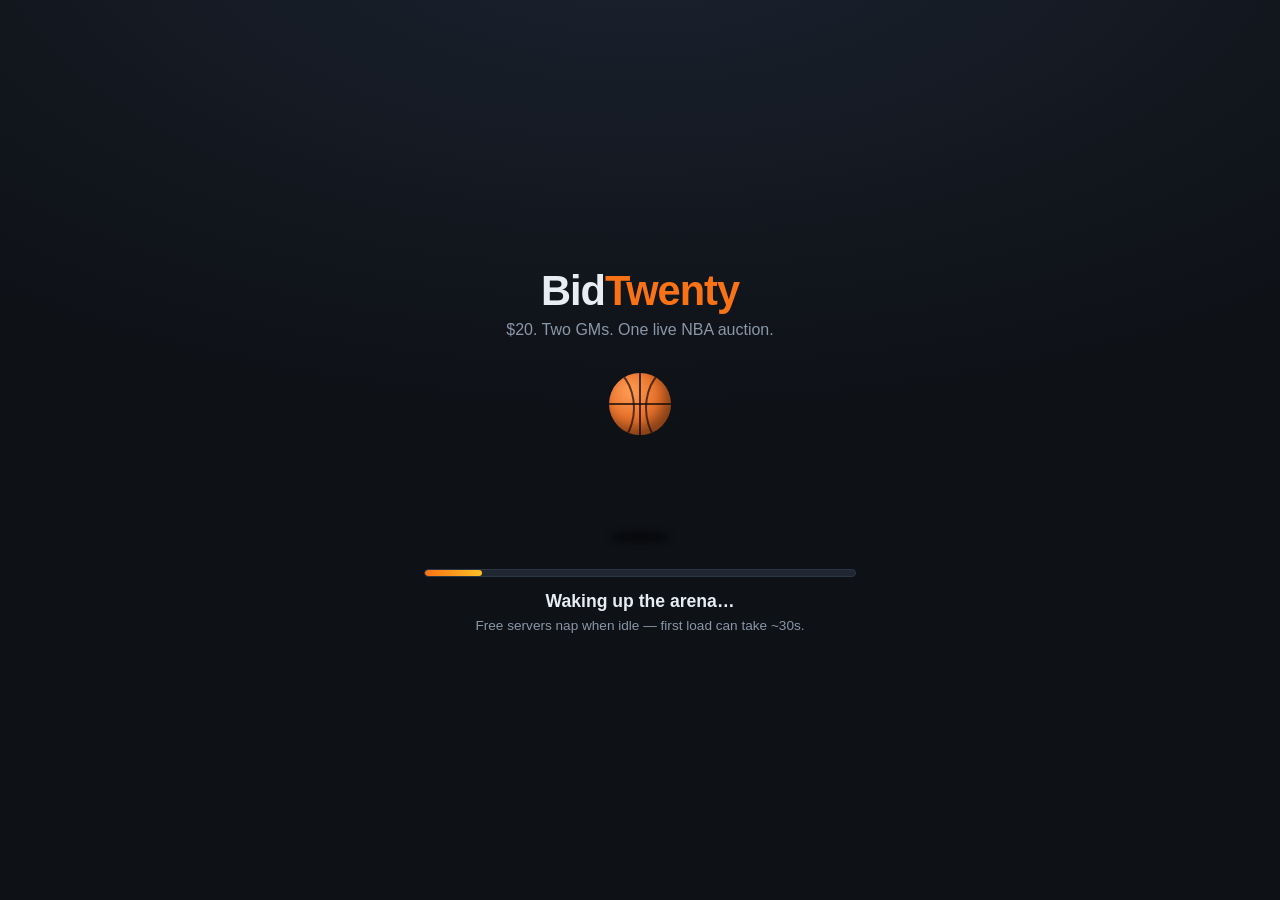
<file: docs/index.html>
<!DOCTYPE html>
<html lang="en">
<head>
    <meta charset="UTF-8"/>
    <meta name="viewport" content="width=device-width, initial-scale=1.0"/>
    <title>BidTwenty — Loading…</title>
    <link rel="stylesheet" href="loading.css"/>
</head>
<body>
<div class="stage">
    <h1>Bid<span>Twenty</span></h1>
    <p class="tagline">$20. Two GMs. One live NBA auction.</p>

    <!-- Pure-CSS bouncing basketball -->
    <div class="court">
        <div class="ball">
            <span class="seam v"></span>
            <span class="seam h"></span>
            <span class="seam curve left"></span>
            <span class="seam curve right"></span>
        </div>
        <div class="shadow"></div>
    </div>

    <div class="loadbar"><div id="fill" class="fill"></div></div>
    <p id="statusText" class="status">Waking up the arena…</p>
    <p id="subText" class="sub">Free servers nap when idle — first load can take ~30s.</p>

    <a id="manualLink" class="manual hidden" href="#">Taking too long? Enter the arena →</a>
</div>

<script src="loading.js"></script>
</body>
</html>
</file>
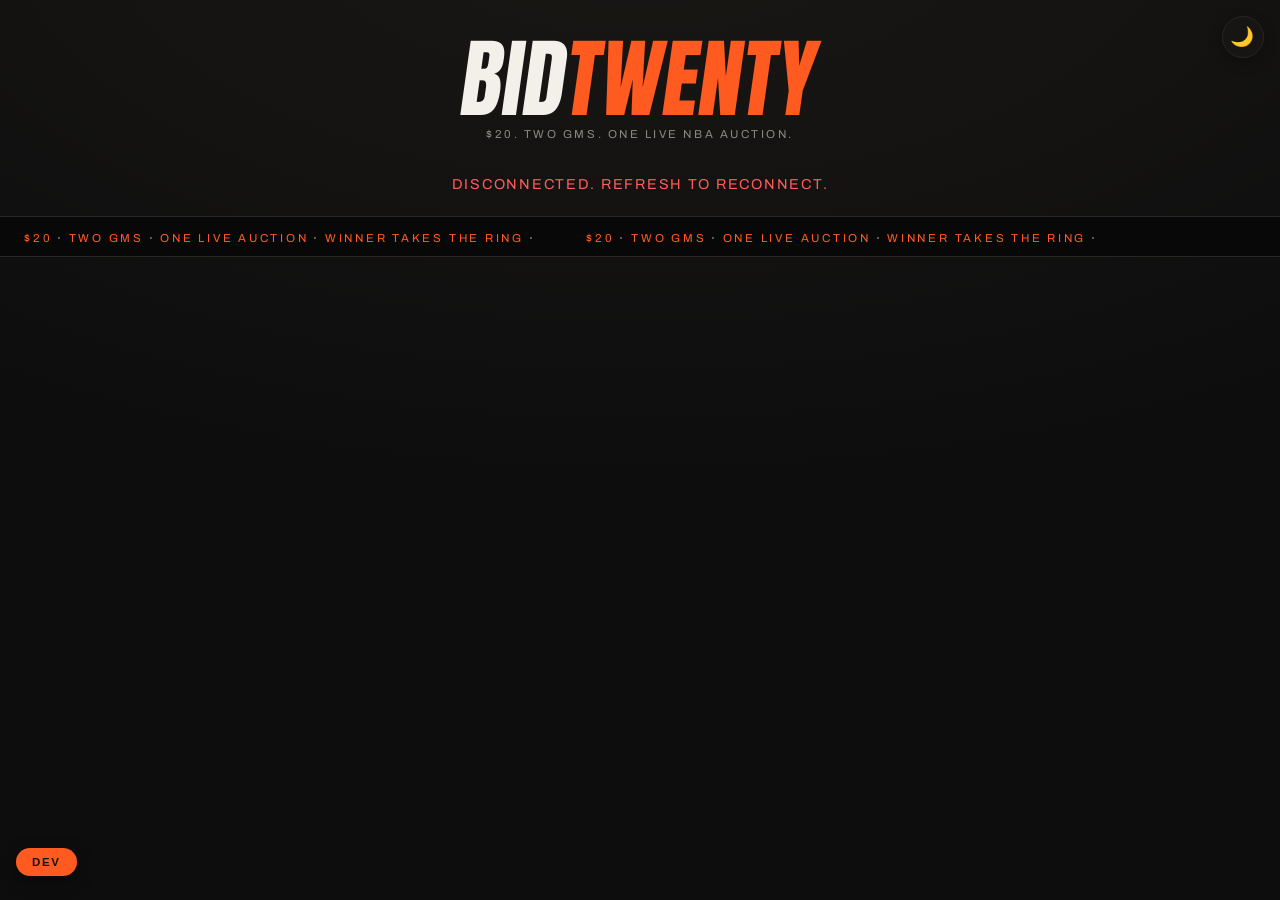
<file: src/main/resources/public/index.html>
<!DOCTYPE html>
<html lang="en">
<head>
    <meta charset="UTF-8"/>
    <meta name="viewport" content="width=device-width, initial-scale=1.0"/>
    <title>BidTwenty — NBA Auction Draft</title>
    <!-- Apply the saved theme before first paint to avoid a flash. Dark is the default. -->
    <script>
        (function () {
            var t = null;
            try { t = localStorage.getItem("bidtwenty-theme"); } catch (e) {}
            document.documentElement.setAttribute("data-theme", t === "light" ? "light" : "dark");
        })();
    </script>
    <link rel="preconnect" href="https://fonts.googleapis.com"/>
    <link rel="preconnect" href="https://fonts.gstatic.com" crossorigin/>
    <link href="https://fonts.googleapis.com/css2?family=Anton&family=Archivo:wght@500;700&display=swap" rel="stylesheet"/>
    <link rel="stylesheet" href="style.css"/>
</head>
<body>
<button id="themeToggle" class="theme-toggle" type="button" aria-label="Toggle light and dark mode"></button>
<header>
    <h1>Bid<span>Twenty</span></h1>
    <p class="tagline">$20. Two GMs. One live NBA auction.</p>
</header>

<main>
    <!-- Connection status -->
    <div id="status" class="status">Connecting…</div>

    <!-- LOBBY: create or join -->
    <section id="lobby" class="card hidden">
        <div class="lobby-grid">
            <div class="lobby-col">
                <h2>Create a game</h2>
                <input id="createName" type="text" placeholder="Your name" maxlength="24"/>
                <button id="createBtn">Create room</button>
            </div>
            <div class="divider">or</div>
            <div class="lobby-col">
                <h2>Join a game</h2>
                <input id="joinName" type="text" placeholder="Your name" maxlength="24"/>
                <input id="joinCode" type="text" placeholder="Room code" maxlength="4" class="code-input"/>
                <button id="joinBtn">Join room</button>
            </div>
        </div>
    </section>

    <!-- WAITING ROOM -->
    <section id="waiting" class="card hidden">
        <h2>Room <span id="roomCode" class="room-code"></span></h2>
        <p class="hint">Share this code with your opponent.</p>
        <ul id="waitingPlayers" class="player-list"></ul>
        <button id="startBtn" class="hidden">Start auction</button>
        <p id="waitingHint" class="hint"></p>
    </section>

    <!-- GAME -->
    <section id="game" class="hidden">
        <div class="scoreboard">
            <div id="me" class="team me"></div>
            <div class="vs">VS</div>
            <div id="them" class="team them"></div>
        </div>

        <div class="auction card">
            <div class="progress" id="progress"></div>
            <div class="up-for-bid">
                <div id="playerCard" class="player-card"></div>
                <div class="bid-panel">
                    <div id="bidState" class="bid-state"></div>
                    <div id="turnBanner" class="turn-banner"></div>
                    <div class="bid-controls">
                        <input id="bidAmount" type="number" min="1" class="bid-amount"/>
                        <button id="bidBtn">Raise</button>
                        <button id="passBtn" class="secondary">Pass</button>
                    </div>
                </div>
            </div>
        </div>

        <div id="log" class="log"></div>
    </section>

    <!-- RESULTS -->
    <section id="results" class="card hidden">
        <h2 id="resultHeadline"></h2>
        <div id="resultScoreline" class="result-scoreline"></div>
        <div id="resultScores" class="result-scores"></div>
        <button id="playAgainBtn">New game</button>

        <div id="marginPopup" class="margin-popup hidden">
            <div class="margin-popup-inner">
                <div class="margin-term"></div>
                <div class="margin-blurb"></div>
                <div class="margin-score"></div>
                <div class="margin-pct"></div>
                <button id="marginDismiss" class="secondary">Got it</button>
            </div>
        </div>
    </section>
</main>

<div class="ticker" aria-hidden="true">
    <div class="track">
        <span>$20 <b>·</b> Two GMs <b>·</b> One live auction <b>·</b> Winner takes the ring <b>·</b></span>
        <span>$20 <b>·</b> Two GMs <b>·</b> One live auction <b>·</b> Winner takes the ring <b>·</b></span>
    </div>
</div>

<footer>
    <span id="liveBadge"></span>
</footer>

<!-- Dev/test harness. Hidden unless dev mode is on (localhost, ?dev=1, or the
     bidtwenty-dev localStorage flag). Drives the real render functions with
     synthetic state so every end-screen can be previewed without a live game. -->
<div id="devTools" class="dev-tools hidden">
    <button id="devFab" class="dev-fab" type="button" title="Dev / test tools">DEV</button>
    <div id="devTray" class="dev-tray hidden">
        <div class="dev-group">
            <span class="dev-label">Auction</span>
            <button data-dev="player" type="button">Player card ▸</button>
        </div>
        <div class="dev-group">
            <span class="dev-label">Result — margin of win</span>
            <button data-dev="margin-blowout" type="button">Blowout</button>
            <button data-dev="margin-confident" type="button">Confident</button>
            <button data-dev="margin-nailbiter" type="button">Nail-biter</button>
            <button data-dev="margin-buzzer" type="button">Buzzer-beater</button>
            <button data-dev="tie" type="button">Tie</button>
            <button data-dev="bonus" type="button">Cash bonus</button>
        </div>
        <div class="dev-group">
            <span class="dev-label">Overtime</span>
            <button data-dev="ot1" type="button">OT1</button>
            <button data-dev="ot2" type="button">OT2</button>
            <button data-dev="ot3" type="button">OT3</button>
        </div>
        <label class="dev-check"><input type="checkbox" id="devAnimate"/> Animate tally</label>
    </div>
</div>

<script src="app.js"></script>
</body>
</html>
</file>
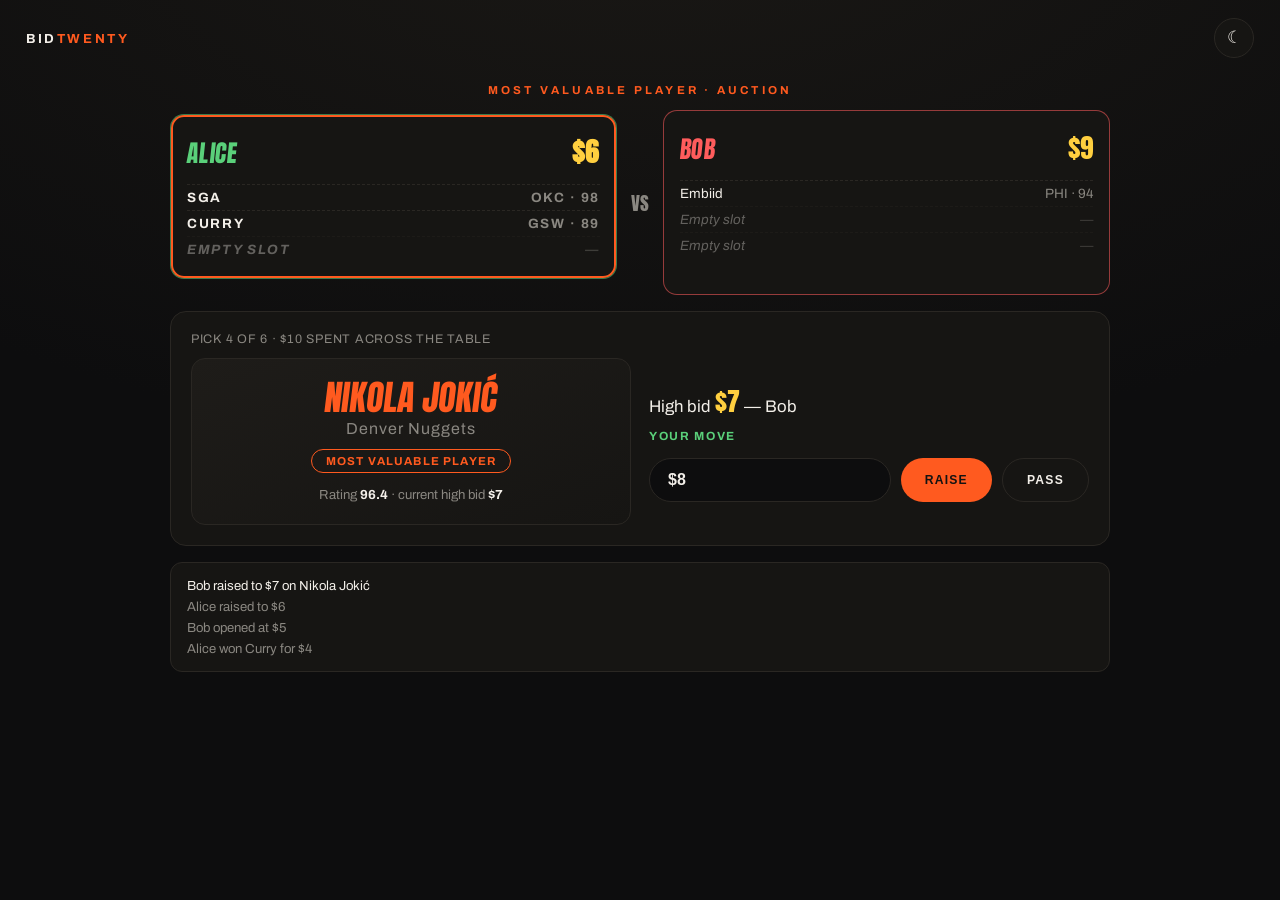
<file: mockups/game-a.html>
<!DOCTYPE html>
<html lang="en" data-theme="dark">
<head>
<meta charset="UTF-8">
<meta name="viewport" content="width=device-width, initial-scale=1.0">
<title>BidTwenty — Game Screen Mock A · Broadcast Orange</title>
<link rel="preconnect" href="https://fonts.googleapis.com">
<link rel="preconnect" href="https://fonts.gstatic.com" crossorigin>
<link href="https://fonts.googleapis.com/css2?family=Anton&family=Archivo:wght@500;700&display=swap" rel="stylesheet">
<style>
  :root[data-theme="dark"]{
    --bg:#0d0d0e; --panel:#161513; --panel-2:#1e1c19; --line:#2a2723;
    --ink:#f3efe9; --muted:#8a8781; --accent:#ff5a1f; --me:#5ad07a; --them:#ff5c5c;
    --gold:#ffcf3f; --btn-ink:#141312; --glow:#1a1815;
  }
  :root[data-theme="light"]{
    --bg:#f3e7cf; --panel:#fffaf0; --panel-2:#efe0c6; --line:#d8c199;
    --ink:#2a1f14; --muted:#8a7454; --accent:#d9541a; --me:#1a7a3c; --them:#b4232a;
    --gold:#c8912b; --btn-ink:#fff6e9; --glow:#fbf1dd;
  }
  *{box-sizing:border-box;}
  body{
    margin:0; background:radial-gradient(1100px 560px at 50% -12%,var(--glow),var(--bg));
    color:var(--ink); font-family:"Archivo",-apple-system,Segoe UI,Roboto,Arial,sans-serif;
    min-height:100vh;
  }
  .disp{ font-family:"Anton","Arial Narrow",Impact,sans-serif; font-weight:400; }

  .topbar{ display:flex; align-items:center; justify-content:space-between; padding:18px 26px; }
  .brand{ font-weight:700; letter-spacing:.2em; text-transform:uppercase; font-size:.82rem; }
  .brand b{ color:var(--accent); }
  .toggle{
    width:40px; height:40px; border-radius:999px; border:1px solid var(--line);
    background:var(--panel); color:var(--ink); font-size:1.05rem; cursor:pointer; line-height:1;
  }
  main{ max-width:980px; margin:0 auto; padding:6px 20px 40px; }

  /* category banner */
  .cat{
    text-align:center; text-transform:uppercase; letter-spacing:.28em; font-size:.72rem;
    color:var(--accent); font-weight:700; margin:2px 0 14px;
  }

  /* scoreboard */
  .scoreboard{ display:grid; grid-template-columns:1fr auto 1fr; gap:14px; align-items:stretch; }
  .team{ background:var(--panel); border:1px solid var(--line); border-radius:14px; padding:16px; }
  .team.me{ border-color:color-mix(in srgb,var(--me) 55%,transparent); }
  .team.them{ border-color:color-mix(in srgb,var(--them) 55%,transparent); }
  .team.turn{ box-shadow:0 0 0 2px var(--accent) inset; }
  .team-head{ display:flex; justify-content:space-between; align-items:baseline; }
  .team-name{ font-size:1.5rem; text-transform:uppercase; letter-spacing:.02em; transform:skewX(-6deg); }
  .team.me .team-name{ color:var(--me); }
  .team.them .team-name{ color:var(--them); }
  .budget{ font-size:1.7rem; font-family:"Anton",sans-serif; color:var(--gold); }
  .roster{ list-style:none; padding:0; margin:12px 0 0; font-size:.84rem; }
  .roster li{ display:flex; justify-content:space-between; padding:5px 0; border-top:1px dashed var(--line); }
  .roster .cat-cell{ color:var(--muted); }
  .roster li.empty{ opacity:.35; font-style:italic; }
  .vs{ align-self:center; color:var(--muted); font-family:"Anton",sans-serif; font-size:1.2rem; }

  /* auction */
  .auction{ background:var(--panel); border:1px solid var(--line); border-radius:16px; padding:20px; margin-top:16px; }
  .progress{ color:var(--muted); font-size:.78rem; letter-spacing:.06em; text-transform:uppercase; margin-bottom:12px; }
  .up{ display:grid; grid-template-columns:1fr 1fr; gap:18px; }
  .player-card{
    background:linear-gradient(160deg,var(--panel-2),var(--panel));
    border:1px solid var(--line); border-radius:14px; padding:22px; text-align:center;
  }
  .pc-name{ font-size:2.2rem; text-transform:uppercase; color:var(--accent); transform:skewX(-7deg); line-height:.95; }
  .pc-team{ color:var(--muted); margin:6px 0 12px; letter-spacing:.06em; }
  .pc-cat{
    display:inline-block; border:1px solid var(--accent); color:var(--accent);
    border-radius:999px; padding:5px 14px; font-size:.72rem; font-weight:700;
    text-transform:uppercase; letter-spacing:.1em;
  }
  .pc-value{ margin-top:14px; font-size:.82rem; color:var(--muted); }
  .pc-value b{ color:var(--ink); }

  .bid-panel{ display:flex; flex-direction:column; justify-content:center; }
  .bid-state{ font-size:1.05rem; margin-bottom:6px; }
  .bid-state .amt{ color:var(--gold); font-family:"Anton",sans-serif; font-size:1.6rem; }
  .turn{ font-weight:700; margin:4px 0 16px; text-transform:uppercase; letter-spacing:.14em; font-size:.74rem; }
  .turn.you{ color:var(--me); }
  .controls{ display:grid; grid-template-columns:1fr auto auto; gap:10px; }
  .controls input{
    background:var(--bg); color:var(--ink); border:1px solid var(--line);
    border-radius:999px; padding:12px 18px; font-size:1rem; font-weight:700; width:100%;
  }
  .btn{
    border:none; border-radius:999px; padding:12px 24px; font-weight:700; cursor:pointer;
    text-transform:uppercase; letter-spacing:.1em; font-size:.76rem;
  }
  .btn.raise{ background:var(--accent); color:var(--btn-ink); }
  .btn.pass{ background:transparent; color:var(--ink); border:1px solid var(--line); }

  .log{
    margin-top:16px; background:var(--panel); border:1px solid var(--line); border-radius:12px;
    padding:12px 16px; font-size:.82rem; color:var(--muted); max-height:130px; overflow:auto;
  }
  .log div{ padding:3px 0; }
  .log div:first-child{ color:var(--ink); }

  @media(max-width:720px){
    .scoreboard{ grid-template-columns:1fr; } .vs{ display:none; } .up{ grid-template-columns:1fr; }
  }
</style>
</head>
<body>
  <div class="topbar">
    <div class="brand">Bid<b>Twenty</b></div>
    <button class="toggle" id="tt" title="Toggle theme">☾</button>
  </div>

  <main>
    <div class="cat">Most Valuable Player · Auction</div>

    <div class="scoreboard">
      <div class="team me turn">
        <div class="team-head"><span class="team-name disp">Alice</span><span class="budget">$6</span></div>
        <ul class="roster">
          <li><span>SGA</span><span class="cat-cell">OKC · 98</span></li>
          <li><span>Curry</span><span class="cat-cell">GSW · 89</span></li>
          <li class="empty"><span>Empty slot</span><span class="cat-cell">—</span></li>
        </ul>
      </div>
      <div class="vs">VS</div>
      <div class="team them">
        <div class="team-head"><span class="team-name disp">Bob</span><span class="budget">$9</span></div>
        <ul class="roster">
          <li><span>Embiid</span><span class="cat-cell">PHI · 94</span></li>
          <li class="empty"><span>Empty slot</span><span class="cat-cell">—</span></li>
          <li class="empty"><span>Empty slot</span><span class="cat-cell">—</span></li>
        </ul>
      </div>
    </div>

    <div class="auction">
      <div class="progress">Pick 4 of 6 · $10 spent across the table</div>
      <div class="up">
        <div class="player-card">
          <div class="pc-name disp">Nikola Jokić</div>
          <div class="pc-team">Denver Nuggets</div>
          <span class="pc-cat">Most Valuable Player</span>
          <div class="pc-value">Rating <b>96.4</b> · current high bid <b>$7</b></div>
        </div>
        <div class="bid-panel">
          <div class="bid-state">High bid <span class="amt">$7</span> — Bob</div>
          <div class="turn you">Your move</div>
          <div class="controls">
            <input value="$8" />
            <button class="btn raise">Raise</button>
            <button class="btn pass">Pass</button>
          </div>
        </div>
      </div>
    </div>

    <div class="log">
      <div>Bob raised to $7 on Nikola Jokić</div>
      <div>Alice raised to $6</div>
      <div>Bob opened at $5</div>
      <div>Alice won Curry for $4</div>
    </div>
  </main>

<script>
  const root=document.documentElement, tt=document.getElementById('tt');
  function setT(t){ root.setAttribute('data-theme',t); tt.textContent = t==='light'?'☀':'☾'; }
  tt.onclick=()=>setT(root.getAttribute('data-theme')==='light'?'dark':'light');
  setT('dark');
</script>
</body>
</html>
</file>
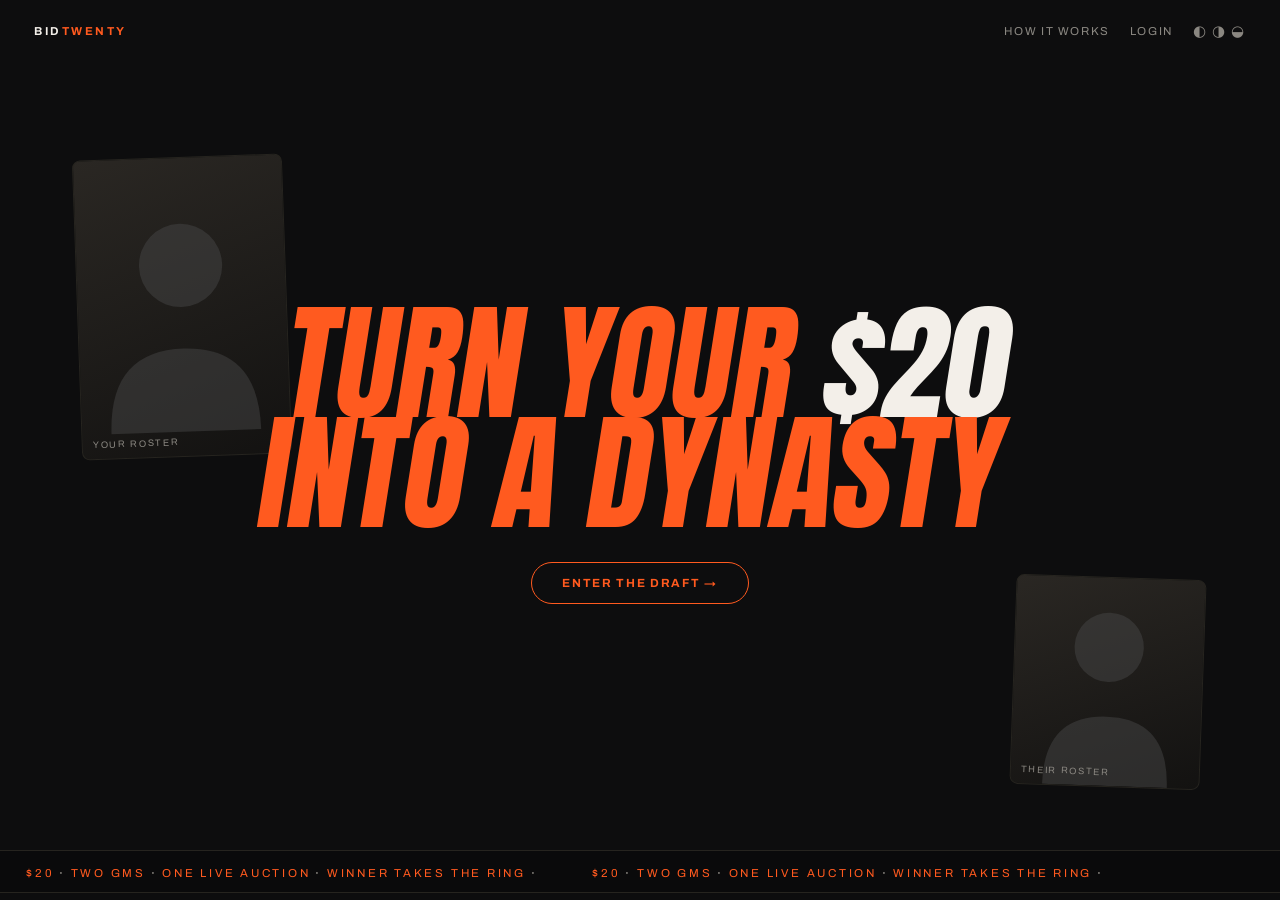
<file: mockups/landing-a.html>
<!DOCTYPE html>
<html lang="en">
<head>
<meta charset="UTF-8">
<meta name="viewport" content="width=device-width, initial-scale=1.0">
<title>BidTwenty — Landing Mock A · Broadcast Orange</title>
<link rel="preconnect" href="https://fonts.googleapis.com">
<link rel="preconnect" href="https://fonts.gstatic.com" crossorigin>
<link href="https://fonts.googleapis.com/css2?family=Anton&family=Archivo:wght@500;700&display=swap" rel="stylesheet">
<style>
  :root{
    --bg:#0d0d0e; --ink:#f3efe9; --muted:#8a8781; --accent:#ff5a1f; --line:#26241f;
  }
  *{box-sizing:border-box;}
  html,body{margin:0;height:100%;}
  body{
    background:var(--bg); color:var(--ink);
    font-family:"Archivo",-apple-system,Segoe UI,Roboto,Arial,sans-serif;
    overflow-x:hidden;
  }
  .disp{ font-family:"Anton","Arial Narrow",Impact,sans-serif; font-weight:400; }

  /* NAV */
  nav{
    display:flex; align-items:center; justify-content:space-between;
    padding:22px 34px; letter-spacing:.14em; font-size:.72rem; text-transform:uppercase;
  }
  nav .brand{ font-weight:700; letter-spacing:.22em; }
  nav .brand b{ color:var(--accent); }
  nav .right{ display:flex; align-items:center; gap:20px; color:var(--muted); }
  nav .right a{ color:inherit; text-decoration:none; }
  nav .right a:hover{ color:var(--ink); }
  nav .icons{ display:flex; gap:12px; font-size:.95rem; }

  /* HERO */
  .hero{
    position:relative; min-height:calc(100vh - 66px - 46px);
    display:flex; align-items:center; justify-content:center;
    padding:20px;
  }
  .headline{
    text-align:center; z-index:3; position:relative; max-width:940px;
  }
  .headline h1{
    margin:0; line-height:.86; text-transform:uppercase; color:var(--accent);
    font-size:clamp(3rem,10vw,8.4rem); transform:skewX(-9deg);
  }
  .headline h1 .plain{ color:var(--ink); }
  .cta{
    margin-top:34px; display:inline-flex; align-items:center; gap:12px;
    border:1px solid var(--accent); color:var(--accent);
    padding:14px 30px; border-radius:999px; text-decoration:none;
    text-transform:uppercase; letter-spacing:.14em; font-size:.74rem; font-weight:700;
    transition:.18s ease;
  }
  .cta:hover{ background:var(--accent); color:#111; }

  /* PORTRAIT FRAMES */
  .frame{
    position:absolute; border-radius:8px; overflow:hidden;
    background:linear-gradient(160deg,#2a2723,#131211);
    border:1px solid var(--line); z-index:2;
  }
  .frame::after{
    content:attr(data-tag); position:absolute; left:10px; bottom:9px;
    font-size:.58rem; letter-spacing:.18em; color:var(--muted); text-transform:uppercase;
  }
  .frame svg{ width:100%; height:100%; display:block; opacity:.5; filter:grayscale(1); }
  .frame.left{ left:6vw; top:12%; width:210px; height:300px; transform:rotate(-2deg); }
  .frame.right{ right:6vw; bottom:8%; width:190px; height:210px; transform:rotate(2deg); }

  /* TICKER */
  .ticker{
    border-top:1px solid var(--line); border-bottom:1px solid var(--line);
    overflow:hidden; white-space:nowrap; background:#0a0a0b;
  }
  .ticker .track{ display:inline-block; padding:12px 0; animation:scroll 22s linear infinite; }
  .ticker span{
    font-size:.72rem; letter-spacing:.24em; text-transform:uppercase; color:var(--accent);
    padding:0 26px;
  }
  .ticker span b{ color:var(--muted); }
  @keyframes scroll{ from{transform:translateX(0);} to{transform:translateX(-50%);} }

  @media(max-width:720px){
    .frame{ display:none; }
    .headline h1{ font-size:clamp(2.6rem,15vw,5rem); }
  }
</style>
</head>
<body>
  <nav>
    <div class="brand">Bid<b>Twenty</b></div>
    <div class="right">
      <a href="#">How it works</a>
      <a href="#">Login</a>
      <span class="icons">◐ ◑ ◒</span>
    </div>
  </nav>

  <section class="hero">
    <div class="frame left" data-tag="Your roster">
      <svg viewBox="0 0 100 120"><circle cx="50" cy="40" r="20" fill="#4a463f"/><path d="M14 120 Q14 80 50 80 Q86 80 86 120 Z" fill="#4a463f"/></svg>
    </div>

    <div class="headline">
      <h1 class="disp">Turn your <span class="plain">$20</span><br>into a dynasty</h1>
      <a class="cta" href="#">Enter the draft →</a>
    </div>

    <div class="frame right" data-tag="Their roster">
      <svg viewBox="0 0 100 120"><circle cx="50" cy="40" r="20" fill="#4a463f"/><path d="M14 120 Q14 80 50 80 Q86 80 86 120 Z" fill="#4a463f"/></svg>
    </div>
  </section>

  <div class="ticker">
    <div class="track">
      <span>$20 <b>·</b> Two GMs <b>·</b> One live auction <b>·</b> Winner takes the ring <b>·</b></span>
      <span>$20 <b>·</b> Two GMs <b>·</b> One live auction <b>·</b> Winner takes the ring <b>·</b></span>
    </div>
  </div>
</body>
</html>
</file>
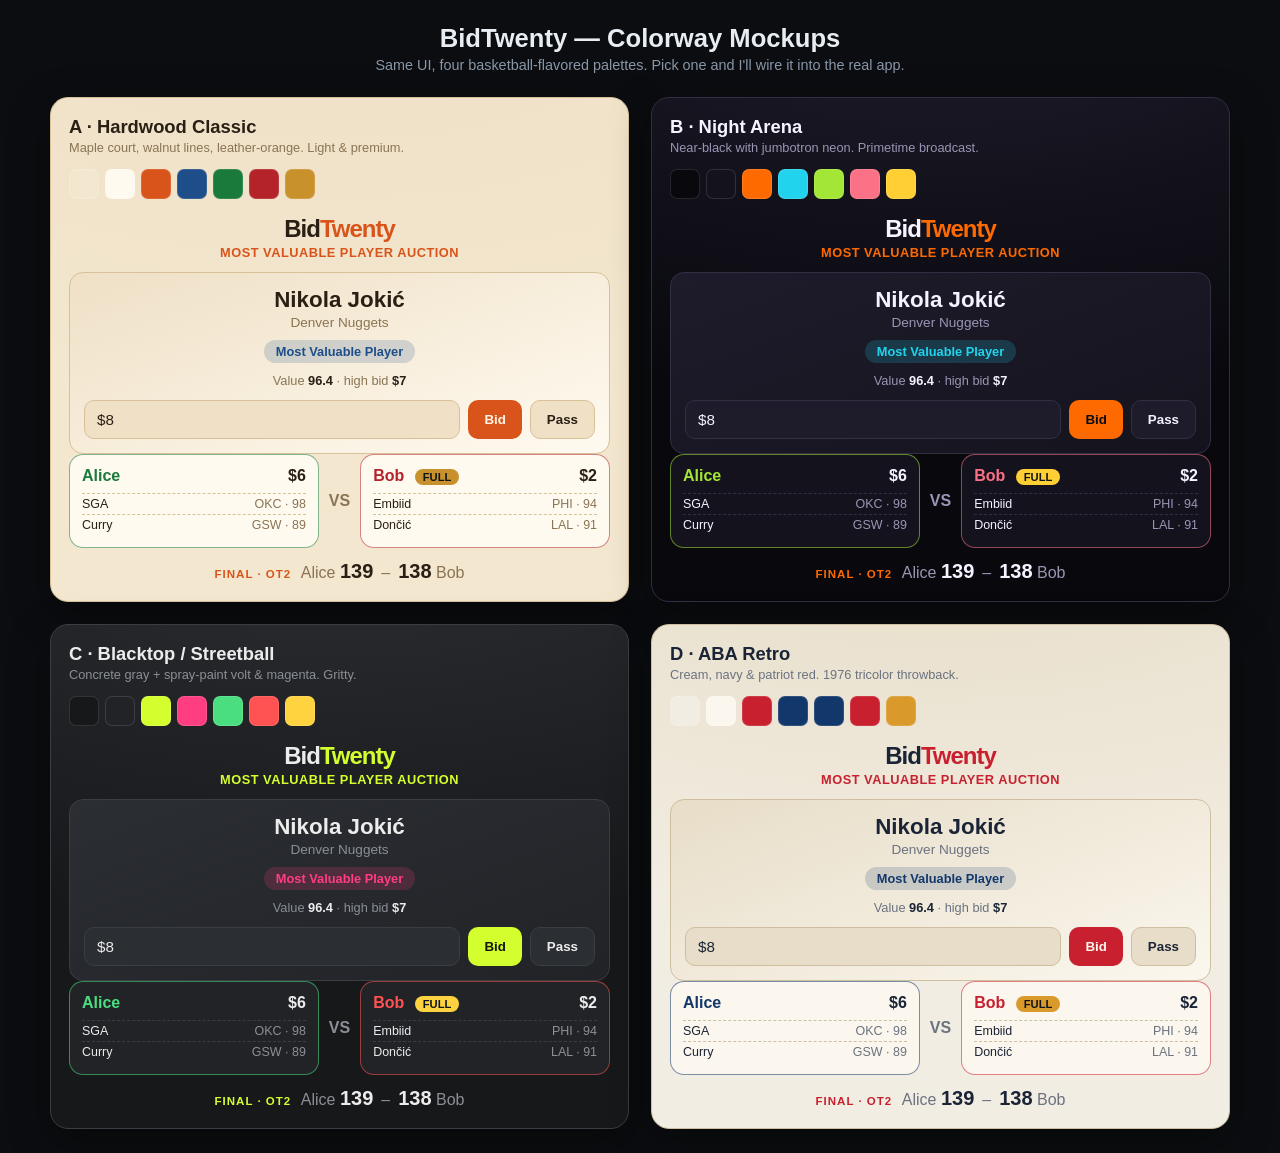
<file: mockups/palettes.html>
<!DOCTYPE html>
<html lang="en">
<head>
<meta charset="UTF-8">
<meta name="viewport" content="width=device-width, initial-scale=1.0">
<title>BidTwenty — Palette Mockups</title>
<style>
  * { box-sizing: border-box; }
  body {
    margin: 0;
    font-family: -apple-system, BlinkMacSystemFont, "Segoe UI", Roboto, Helvetica, Arial, sans-serif;
    background: #0b0d10;
    color: #e8edf3;
    padding: 24px;
  }
  h1.page { text-align: center; font-size: 1.6rem; margin: 0 0 4px; }
  p.page-sub { text-align: center; color: #8a97a8; margin: 0 0 24px; font-size: .9rem; }

  .grid {
    display: grid;
    grid-template-columns: repeat(2, 1fr);
    gap: 22px;
    max-width: 1180px;
    margin: 0 auto;
  }
  @media (max-width: 820px) { .grid { grid-template-columns: 1fr; } }

  /* ---- Themed mock (all colors come from CSS vars set per palette) ---- */
  .mock {
    --radius: 14px;
    background: radial-gradient(900px 400px at 50% -20%, var(--panel-2), var(--bg));
    border: 1px solid var(--line);
    border-radius: 18px;
    padding: 18px;
    color: var(--text);
    box-shadow: 0 12px 40px rgba(0,0,0,.35);
  }
  .mock .pal-name { font-size: 1.15rem; font-weight: 800; margin: 0 0 2px; }
  .mock .pal-desc { color: var(--muted); font-size: .8rem; margin: 0 0 14px; }

  .swatches { display: flex; gap: 6px; margin-bottom: 16px; flex-wrap: wrap; }
  .sw { width: 30px; height: 30px; border-radius: 7px; border: 1px solid rgba(255,255,255,.12); }

  .mock .brand { font-size: 1.5rem; font-weight: 800; letter-spacing: -1px; text-align: center; margin-bottom: 2px; }
  .mock .brand span { color: var(--accent); }
  .mock .cat-banner {
    text-align: center; color: var(--accent); font-weight: 800;
    text-transform: uppercase; letter-spacing: .5px; font-size: .8rem; margin-bottom: 12px;
  }

  .card {
    background: var(--panel);
    border: 1px solid var(--line);
    border-radius: var(--radius);
    padding: 14px;
    margin-bottom: 12px;
  }

  /* player up for bid */
  .player-card {
    background: linear-gradient(160deg, var(--panel-2), var(--panel));
    border: 1px solid var(--line);
    border-radius: var(--radius);
    padding: 14px; text-align: center;
  }
  .pc-name { font-size: 1.4rem; font-weight: 800; }
  .pc-team { color: var(--muted); margin: 2px 0 10px; font-size: .85rem; }
  .pc-cat {
    display: inline-block; background: color-mix(in srgb, var(--accent-2) 18%, transparent);
    color: var(--accent-2); border-radius: 999px; padding: 4px 12px; font-size: .8rem; font-weight: 700;
  }
  .pc-value { margin-top: 10px; font-size: .8rem; color: var(--muted); }
  .pc-value b { color: var(--text); }

  .bid-row { display: grid; grid-template-columns: 1fr auto auto; gap: 8px; margin-top: 12px; }
  input.bid {
    background: var(--panel-2); color: var(--text); border: 1px solid var(--line);
    border-radius: 10px; padding: 10px 12px; font-size: .95rem; width: 100%;
  }
  button.btn {
    border: none; border-radius: 10px; padding: 10px 16px; font-weight: 800; cursor: pointer;
    background: var(--accent); color: var(--btn-ink, #10151c);
  }
  button.ghost { background: var(--panel-2); color: var(--text); border: 1px solid var(--line); }

  /* scoreboard */
  .scoreboard { display: grid; grid-template-columns: 1fr auto 1fr; gap: 10px; align-items: stretch; }
  .team { background: var(--panel); border: 1px solid var(--line); border-radius: var(--radius); padding: 12px; }
  .team.me { border-color: color-mix(in srgb, var(--me) 55%, transparent); }
  .team.them { border-color: color-mix(in srgb, var(--them) 55%, transparent); }
  .team-head { display: flex; justify-content: space-between; align-items: baseline; }
  .team-name { font-weight: 800; }
  .team.me .team-name { color: var(--me); }
  .team.them .team-name { color: var(--them); }
  .budget { font-weight: 800; }
  .roster { list-style: none; padding: 0; margin: 8px 0 0; font-size: .78rem; }
  .roster li { display: flex; justify-content: space-between; padding: 3px 0; border-top: 1px dashed var(--line); }
  .roster .cat { color: var(--muted); }
  .vs { align-self: center; color: var(--muted); font-weight: 800; }

  /* scoreline */
  .scoreline { text-align: center; margin-top: 12px; color: var(--muted); font-size: 1rem; }
  .scoreline b { color: var(--text); font-size: 1.25rem; }
  .scoreline .sl-label { color: var(--accent); font-weight: 800; text-transform: uppercase; letter-spacing: 1px; font-size: .72rem; margin-right: 6px; }
  .scoreline .sl-dash { margin: 0 8px; }
  .gold-pill {
    display:inline-block; background: var(--gold); color:#10151c; font-weight:800;
    border-radius:999px; padding:2px 8px; font-size:.7rem; margin-left:6px;
  }

  /* ============ PALETTE DEFINITIONS ============ */
  .pal-hardwood {
    --bg:#f3e7cf; --panel:#fffaf0; --panel-2:#efe0c6; --line:#d8c199;
    --text:#2a1f14; --muted:#8a7454; --accent:#d9541a; --accent-2:#1d4e89;
    --me:#1a7a3c; --them:#b4232a; --gold:#c8912b; --btn-ink:#fff6e9;
  }
  .pal-arena {
    --bg:#08080d; --panel:#14131d; --panel-2:#1e1c2b; --line:#322f45;
    --text:#f5f3ff; --muted:#9a95b5; --accent:#ff6a00; --accent-2:#22d3ee;
    --me:#a3e635; --them:#fb7185; --gold:#ffcf33; --btn-ink:#0b0b12;
  }
  .pal-blacktop {
    --bg:#17181a; --panel:#212327; --panel-2:#2b2e33; --line:#3a3d42;
    --text:#ececec; --muted:#8b8f96; --accent:#d4ff2e; --accent-2:#ff3d81;
    --me:#4ade80; --them:#ff5252; --gold:#ffd23f; --btn-ink:#14150f;
  }
  .pal-aba {
    --bg:#f2ede2; --panel:#fbf7ee; --panel-2:#e7ddc8; --line:#cdbfa0;
    --text:#1b2436; --muted:#6b7280; --accent:#c8202f; --accent-2:#12386b;
    --me:#12386b; --them:#c8202f; --gold:#d99a2b; --btn-ink:#fff6ee;
  }
</style>
</head>
<body>
  <h1 class="page">BidTwenty — Colorway Mockups</h1>
  <p class="page-sub">Same UI, four basketball-flavored palettes. Pick one and I'll wire it into the real app.</p>

  <div class="grid" id="grid"></div>

<script>
  const palettes = [
    { cls:"pal-hardwood", name:"A · Hardwood Classic", desc:"Maple court, walnut lines, leather-orange. Light & premium.",
      swatches:["#f3e7cf","#fffaf0","#d9541a","#1d4e89","#1a7a3c","#b4232a","#c8912b"] },
    { cls:"pal-arena", name:"B · Night Arena", desc:"Near-black with jumbotron neon. Primetime broadcast.",
      swatches:["#08080d","#14131d","#ff6a00","#22d3ee","#a3e635","#fb7185","#ffcf33"] },
    { cls:"pal-blacktop", name:"C · Blacktop / Streetball", desc:"Concrete gray + spray-paint volt & magenta. Gritty.",
      swatches:["#17181a","#212327","#d4ff2e","#ff3d81","#4ade80","#ff5252","#ffd23f"] },
    { cls:"pal-aba", name:"D · ABA Retro", desc:"Cream, navy & patriot red. 1976 tricolor throwback.",
      swatches:["#f2ede2","#fbf7ee","#c8202f","#12386b","#12386b","#c8202f","#d99a2b"] },
  ];

  function mock(p) {
    const sw = p.swatches.map(c => `<div class="sw" style="background:${c}"></div>`).join("");
    return `
    <div class="mock ${p.cls}">
      <div class="pal-name">${p.name}</div>
      <div class="pal-desc">${p.desc}</div>
      <div class="swatches">${sw}</div>

      <div class="brand">Bid<span>Twenty</span></div>
      <div class="cat-banner">Most Valuable Player auction</div>

      <div class="player-card">
        <div class="pc-name">Nikola Jokić</div>
        <div class="pc-team">Denver Nuggets</div>
        <span class="pc-cat">Most Valuable Player</span>
        <div class="pc-value">Value <b>96.4</b> · high bid <b>$7</b></div>
        <div class="bid-row">
          <input class="bid" value="$8" />
          <button class="btn">Bid</button>
          <button class="btn ghost">Pass</button>
        </div>
      </div>

      <div class="scoreboard">
        <div class="team me">
          <div class="team-head"><span class="team-name">Alice</span><span class="budget">$6</span></div>
          <ul class="roster">
            <li><span>SGA</span><span class="cat">OKC · 98</span></li>
            <li><span>Curry</span><span class="cat">GSW · 89</span></li>
          </ul>
        </div>
        <div class="vs">VS</div>
        <div class="team them">
          <div class="team-head"><span class="team-name">Bob <span class="gold-pill">FULL</span></span><span class="budget">$2</span></div>
          <ul class="roster">
            <li><span>Embiid</span><span class="cat">PHI · 94</span></li>
            <li><span>Dončić</span><span class="cat">LAL · 91</span></li>
          </ul>
        </div>
      </div>

      <div class="scoreline">
        <span class="sl-label">Final · OT2</span>
        Alice <b>139</b><span class="sl-dash">–</span><b>138</b> Bob
      </div>
    </div>`;
  }

  document.getElementById("grid").innerHTML = palettes.map(mock).join("");
</script>
</body>
</html>
</file>
<file: docs/loading.css>
:root {
    --bg: #0e1116;
    --text: #e8edf3;
    --muted: #8a97a8;
    --accent: #f97316;
    --ball: #e8722b;
    --ball-dark: #b8551b;
    --gold: #fbbf24;
    --me: #22c55e;
}

* { box-sizing: border-box; }

body {
    margin: 0;
    min-height: 100vh;
    display: grid;
    place-items: center;
    font-family: -apple-system, BlinkMacSystemFont, "Segoe UI", Roboto, Helvetica, Arial, sans-serif;
    background: radial-gradient(1000px 500px at 50% -10%, #1b2330, var(--bg));
    color: var(--text);
    text-align: center;
}

.stage { padding: 24px; width: min(480px, 92vw); }

h1 { margin: 0; font-size: 2.6rem; letter-spacing: -1px; }
h1 span { color: var(--accent); }
.tagline { color: var(--muted); margin: 6px 0 34px; }

/* --- Basketball court --- */
.court {
    position: relative;
    height: 170px;
    margin: 0 auto 26px;
    width: 120px;
}

.ball {
    position: absolute;
    left: 50%;
    width: 62px;
    height: 62px;
    margin-left: -31px;
    border-radius: 50%;
    background: radial-gradient(circle at 34% 30%, #ff9c54, var(--ball) 45%, var(--ball-dark) 100%);
    box-shadow: inset -6px -8px 12px rgba(0,0,0,.35);
    animation: bounce 1.05s cubic-bezier(.5,.05,.5,1) infinite;
    overflow: hidden;
}

/* Basketball seams */
.seam { position: absolute; background: rgba(20,10,5,.75); }
.seam.v { left: 50%; top: 0; width: 2px; height: 100%; margin-left: -1px; }
.seam.h { top: 50%; left: 0; height: 2px; width: 100%; margin-top: -1px; }
.seam.curve {
    top: -12%;
    width: 60px;
    height: 84px;
    border: 2px solid rgba(20,10,5,.7);
    border-radius: 50%;
    background: transparent;
}
.seam.curve.left { left: -34px; }
.seam.curve.right { right: -34px; }

.shadow {
    position: absolute;
    bottom: 0;
    left: 50%;
    width: 60px;
    height: 12px;
    margin-left: -30px;
    background: rgba(0,0,0,.45);
    border-radius: 50%;
    filter: blur(3px);
    animation: shadow 1.05s cubic-bezier(.5,.05,.5,1) infinite;
}

@keyframes bounce {
    0%   { top: 0;    animation-timing-function: cubic-bezier(.4,0,1,.5); }
    45%  { top: 96px; transform: scaleY(.94) scaleX(1.06); animation-timing-function: cubic-bezier(0,.5,.6,1); }
    50%  { top: 108px; transform: scaleY(.82) scaleX(1.14); }
    55%  { top: 96px; transform: scaleY(.94) scaleX(1.06); animation-timing-function: cubic-bezier(.4,0,.6,1); }
    100% { top: 0; }
}
@keyframes shadow {
    0%, 100% { transform: scale(.6); opacity: .3; }
    50%      { transform: scale(1.1); opacity: .6; }
}

/* --- Progress bar --- */
.loadbar {
    height: 8px;
    background: #1f2733;
    border: 1px solid #2b3543;
    border-radius: 999px;
    overflow: hidden;
    margin: 0 0 14px;
}
.fill {
    height: 100%;
    width: 6%;
    background: linear-gradient(90deg, var(--accent), var(--gold));
    border-radius: 999px;
    transition: width .6s ease;
}
.fill.ready { width: 100% !important; background: var(--me); }

.status { font-size: 1.1rem; font-weight: 700; margin: 4px 0; min-height: 1.3em; }
.status.ready { color: var(--me); }
.sub { color: var(--muted); font-size: .85rem; margin: 4px 0 0; }

.manual {
    display: inline-block;
    margin-top: 20px;
    color: var(--accent);
    text-decoration: none;
    font-weight: 700;
}
.manual:hover { text-decoration: underline; }

.hidden { display: none; }

@media (prefers-reduced-motion: reduce) {
    .ball, .shadow { animation-duration: 2.2s; }
}
</file>
<file: src/main/resources/public/style.css>
/* ============================================================
   BidTwenty — Direction A · "Broadcast Orange"
   Near-black canvas, hot-orange accent, condensed italic display
   type, pill controls, scrolling ticker. Light mode = Hardwood
   cream sharing the same orange accent.
   ============================================================ */

/* Dark mode — Broadcast Orange (primetime, near-black + orange). */
:root, :root[data-theme="dark"] {
    --bg: #0d0d0e;
    --panel: #161513;
    --panel-2: #1e1c19;
    --line: #2a2723;
    --text: #f3efe9;
    --muted: #8a8781;
    --accent: #ff5a1f;
    --accent-2: #ff8a3d;
    --me: #5ad07a;
    --them: #ff5c5c;
    --gold: #ffcf3f;
    --btn-ink: #141312;
    --bg-glow: #1a1815;
}

/* Light mode — Hardwood Classic (maple court, leather-orange). */
:root[data-theme="light"] {
    --bg: #f3e7cf;
    --panel: #fffaf0;
    --panel-2: #efe0c6;
    --line: #d8c199;
    --text: #2a1f14;
    --muted: #8a7454;
    --accent: #d9541a;
    --accent-2: #b5601f;
    --me: #1a7a3c;
    --them: #b4232a;
    --gold: #c8912b;
    --btn-ink: #fff6e9;
    --bg-glow: #fbf1dd;
}

:root {
    --disp: "Anton", "Arial Narrow", Impact, sans-serif;
    --body: "Archivo", -apple-system, BlinkMacSystemFont, "Segoe UI", Roboto, Helvetica, Arial, sans-serif;
}

* { box-sizing: border-box; }

body {
    margin: 0;
    font-family: var(--body);
    background: radial-gradient(1200px 600px at 50% -10%, var(--bg-glow), var(--bg));
    color: var(--text);
    min-height: 100vh;
}

/* ---- Header / hero ---- */
header {
    text-align: center;
    padding: 40px 16px 12px;
}

header h1 {
    margin: 0;
    font-family: var(--disp);
    font-weight: 400;
    font-size: clamp(2.8rem, 8vw, 5.4rem);
    line-height: .88;
    text-transform: uppercase;
    letter-spacing: .01em;
    transform: skewX(-8deg);
}

header h1 span { color: var(--accent); }

.tagline {
    color: var(--muted);
    margin: 12px 0 0;
    text-transform: uppercase;
    letter-spacing: .22em;
    font-size: .72rem;
}

main {
    max-width: 960px;
    margin: 0 auto;
    padding: 16px;
}

.hidden { display: none !important; }

/* Light/dark toggle, pinned top-right. */
.theme-toggle {
    position: fixed;
    top: 16px;
    right: 16px;
    z-index: 60;
    width: 42px;
    height: 42px;
    padding: 0;
    margin: 0;
    border-radius: 999px;
    border: 1px solid var(--line);
    background: var(--panel);
    color: var(--text);
    font-size: 1.2rem;
    line-height: 1;
    display: flex;
    align-items: center;
    justify-content: center;
    cursor: pointer;
    box-shadow: 0 4px 14px rgba(0,0,0,.25);
    transition: transform .12s ease, background .2s ease, border-color .2s ease;
}
.theme-toggle:hover { transform: translateY(-1px); border-color: var(--accent); }
.theme-toggle:active { transform: translateY(0); }

.card {
    background: var(--panel);
    border: 1px solid var(--line);
    border-radius: 14px;
    padding: 22px;
    margin: 16px 0;
    box-shadow: 0 10px 30px rgba(0,0,0,.25);
}

.status {
    text-align: center;
    color: var(--muted);
    font-size: .9rem;
    margin: 8px 0;
    text-transform: uppercase;
    letter-spacing: .12em;
}
.status.error { color: var(--them); }
.status.ok { color: var(--me); }

h2 { margin-top: 0; }

input, button {
    font-size: 1rem;
    border-radius: 999px;
    border: 1px solid var(--line);
    padding: 12px 16px;
    width: 100%;
    margin: 8px 0;
}

input {
    background: var(--panel-2);
    color: var(--text);
}
input:focus { outline: 2px solid var(--accent); }

button {
    background: var(--accent);
    color: var(--btn-ink);
    font-weight: 700;
    border: none;
    cursor: pointer;
    text-transform: uppercase;
    letter-spacing: .1em;
    font-size: .82rem;
    transition: transform .05s ease, opacity .2s ease;
}
button:hover { opacity: .92; }
button:active { transform: translateY(1px); }
button:disabled { opacity: .4; cursor: not-allowed; }
button.secondary { background: transparent; color: var(--text); border: 1px solid var(--line); }

.lobby-grid {
    display: grid;
    grid-template-columns: 1fr auto 1fr;
    gap: 18px;
    align-items: center;
}
.divider { color: var(--muted); text-align: center; text-transform: uppercase; letter-spacing: .2em; font-size: .72rem; }
.code-input { text-transform: uppercase; letter-spacing: 4px; text-align: center; font-weight: 700; }

.room-code {
    font-family: var(--disp);
    color: var(--accent);
    letter-spacing: 6px;
    font-weight: 400;
}

.hint { color: var(--muted); font-size: .9rem; }

.player-list { list-style: none; padding: 0; }
.player-list li {
    background: var(--panel-2);
    border: 1px solid var(--line);
    border-radius: 10px;
    padding: 12px 14px;
    margin: 8px 0;
    display: flex;
    justify-content: space-between;
}
.badge-host { color: var(--gold); font-size: .8rem; }

/* Scoreboard */
.scoreboard {
    display: grid;
    grid-template-columns: 1fr auto 1fr;
    gap: 12px;
    align-items: stretch;
    margin: 8px 0;
}
.team {
    background: var(--panel);
    border: 1px solid var(--line);
    border-radius: 14px;
    padding: 14px;
}
.team.me { border-color: color-mix(in srgb, var(--me) 55%, transparent); }
.team.them { border-color: color-mix(in srgb, var(--them) 55%, transparent); }
.team.turn { box-shadow: 0 0 0 2px var(--accent) inset; }
.team .team-head { display: flex; justify-content: space-between; align-items: baseline; }
.team .team-name {
    font-family: var(--disp);
    font-weight: 400;
    font-size: 1.5rem;
    text-transform: uppercase;
    transform: skewX(-6deg);
}
.team.me .team-name { color: var(--me); }
.team.them .team-name { color: var(--them); }
.team .budget { font-family: var(--disp); font-size: 1.7rem; font-weight: 400; color: var(--gold); }
.team .roster { list-style: none; padding: 0; margin: 10px 0 0; font-size: .85rem; }
.team .roster li { display: flex; justify-content: space-between; padding: 3px 0; border-top: 1px dashed var(--line); }
.team .roster .cat { color: var(--muted); }
.team .roster li.empty { opacity: .38; font-style: italic; }
.team.full { box-shadow: 0 0 0 2px var(--gold) inset; }
.badge-full {
    font-size: .7rem;
    color: var(--btn-ink);
    background: var(--gold);
    border-radius: 999px;
    padding: 2px 7px;
    font-weight: 800;
    vertical-align: middle;
}
.vs { align-self: center; color: var(--muted); font-family: var(--disp); font-size: 1.2rem; }

/* Auction */
.progress { color: var(--muted); font-size: .78rem; margin-bottom: 10px; text-transform: uppercase; letter-spacing: .1em; }
.cat-banner {
    display: block;
    text-align: center;
    color: var(--accent);
    font-weight: 700;
    text-transform: uppercase;
    letter-spacing: .28em;
    font-size: .8rem;
}
.up-for-bid { display: grid; grid-template-columns: 1fr 1fr; gap: 18px; }
.player-card {
    background: linear-gradient(160deg, var(--panel-2), var(--panel));
    border: 1px solid var(--line);
    border-radius: 14px;
    padding: 18px;
    text-align: center;
}
.player-card .pc-name {
    font-family: var(--disp);
    font-weight: 400;
    font-size: clamp(1.8rem, 4vw, 2.3rem);
    line-height: .95;
    color: var(--accent);
    text-transform: uppercase;
    transform: skewX(-7deg);
}
.player-card .pc-team { color: var(--muted); margin: 6px 0 12px; letter-spacing: .05em; }
.player-card .pc-cat {
    display: inline-block;
    background: color-mix(in srgb, var(--accent-2) 16%, transparent);
    color: var(--accent-2);
    border-radius: 999px;
    padding: 5px 12px;
    font-size: .78rem;
    font-weight: 700;
    text-transform: uppercase;
    letter-spacing: .08em;
}
.player-card .pc-value { margin-top: 12px; font-size: .85rem; color: var(--muted); }
.player-card .pc-value b { color: var(--text); }

.bid-panel { display: flex; flex-direction: column; justify-content: center; }
.bid-state { font-size: 1.05rem; margin-bottom: 6px; }
.bid-state .amt { color: var(--gold); font-family: var(--disp); font-weight: 400; font-size: 1.5rem; }
.turn-banner { font-weight: 700; margin-bottom: 12px; min-height: 1.2em; text-transform: uppercase; letter-spacing: .12em; font-size: .78rem; }
.turn-banner.your-turn { color: var(--me); }
.turn-banner.their-turn { color: var(--muted); }
.bid-controls { display: grid; grid-template-columns: 1fr auto auto; gap: 8px; }
.bid-controls input { margin: 0; }
.bid-controls button { margin: 0; width: auto; padding: 12px 20px; }

/* Log */
.log {
    margin-top: 14px;
    background: var(--panel);
    border: 1px solid var(--line);
    border-radius: 12px;
    padding: 12px 14px;
    max-height: 160px;
    overflow-y: auto;
    font-size: .85rem;
    color: var(--muted);
}
.log div { padding: 2px 0; }
.log div:first-child { color: var(--text); }

/* Results */
.result-scores { display: grid; grid-template-columns: 1fr 1fr; gap: 14px; }
.result-team {
    background: var(--panel-2);
    border: 1px solid var(--line);
    border-radius: 12px;
    padding: 14px;
}
.result-team.winner { border-color: var(--gold); box-shadow: 0 0 0 2px color-mix(in srgb, var(--gold) 30%, transparent) inset; }
.result-team h3 { margin: 0 0 4px; }
.result-team .total { font-family: var(--disp); font-weight: 400; font-size: 2rem; color: var(--gold); }
.result-team table { width: 100%; border-collapse: collapse; font-size: .82rem; margin-top: 10px; }
.result-team td { padding: 4px 0; border-top: 1px dashed var(--line); }
.result-team td.num { text-align: right; color: var(--muted); }

.result-team tr.bonus-line td { color: var(--gold); font-weight: 700; border-top: 1px solid var(--gold); }
.result-team.bonus-pop { animation: bonusPop .5s ease; }
@keyframes bonusPop {
    0% { box-shadow: 0 0 0 0 transparent; }
    40% { box-shadow: 0 0 0 3px color-mix(in srgb, var(--gold) 50%, transparent) inset; }
    100% { box-shadow: 0 0 0 0 transparent; }
}

#resultHeadline { text-align: center; font-family: var(--disp); font-weight: 400; font-size: 2.2rem; text-transform: uppercase; transform: skewX(-7deg); margin-bottom: 4px; }

.result-scoreline {
    text-align: center;
    font-size: 1.15rem;
    color: var(--muted);
    margin: 0 0 14px;
}
.result-scoreline b { color: var(--text); font-size: 1.35rem; }
.result-scoreline .sl-label {
    color: var(--accent);
    font-weight: 800;
    text-transform: uppercase;
    letter-spacing: 1px;
    font-size: .8rem;
    margin-right: 6px;
}
.result-scoreline .sl-dash { margin: 0 10px; color: var(--muted); }

/* Loss-margin popup */
.margin-popup {
    position: fixed;
    inset: 0;
    display: flex;
    align-items: center;
    justify-content: center;
    background: rgba(0,0,0,.6);
    z-index: 50;
}
.margin-popup-inner {
    background: var(--panel);
    border: 1px solid var(--gold);
    border-radius: 16px;
    padding: 28px 32px;
    text-align: center;
    max-width: 380px;
    box-shadow: 0 20px 60px rgba(0,0,0,.5);
    animation: popIn .28s cubic-bezier(.2,1.3,.4,1);
}
@keyframes popIn {
    0% { transform: scale(.7); opacity: 0; }
    100% { transform: scale(1); opacity: 1; }
}
.margin-term { font-family: var(--disp); font-weight: 400; font-size: 2.2rem; color: var(--gold); text-transform: uppercase; transform: skewX(-6deg); letter-spacing: 0; }
.margin-blurb { color: var(--text); margin: 10px 0 4px; }
.margin-score { color: var(--muted); font-size: 1rem; margin: 8px 0 4px; }
.margin-score b { color: var(--text); font-size: 1.2rem; }
.margin-score .sl-label { color: var(--accent); font-weight: 800; text-transform: uppercase; letter-spacing: 1px; font-size: .72rem; margin-right: 6px; }
.margin-score .sl-dash { margin: 0 8px; color: var(--muted); }
.margin-pct { color: var(--muted); font-size: .9rem; margin-bottom: 14px; }
.margin-popup-inner button { width: auto; padding: 10px 24px; margin: 0; }

/* ---- Scrolling ticker (footer) ---- */
.ticker {
    overflow: hidden;
    white-space: nowrap;
    border-top: 1px solid var(--line);
    border-bottom: 1px solid var(--line);
    background: color-mix(in srgb, var(--bg) 60%, #000);
}
.ticker .track { display: inline-block; padding: 11px 0; animation: tickerScroll 24s linear infinite; }
.ticker span { font-size: .72rem; letter-spacing: .24em; text-transform: uppercase; color: var(--accent); padding: 0 24px; }
.ticker span b { color: var(--muted); }
/* Light mode: cream bar matching the page background (border + text unchanged). */
:root[data-theme="light"] .ticker { background: var(--bg); }
@keyframes tickerScroll { from { transform: translateX(0); } to { transform: translateX(-50%); } }

/* ---- Dev / test harness (hidden unless dev mode is enabled) -------------- */
.dev-tools { position: fixed; left: 16px; bottom: 16px; z-index: 9999; font-family: var(--body); }
.dev-fab {
    background: var(--accent); color: var(--btn-ink); border: none;
    border-radius: 999px; padding: 8px 16px; font-weight: 700; letter-spacing: .14em;
    text-transform: uppercase; font-size: .72rem; cursor: pointer;
    box-shadow: 0 6px 18px rgba(0, 0, 0, .35);
}
.dev-tray {
    position: absolute; left: 0; bottom: calc(100% + 8px); width: 232px;
    background: var(--panel); border: 1px solid var(--line); border-radius: 12px;
    padding: 12px; box-shadow: 0 12px 40px rgba(0, 0, 0, .45);
}
.dev-group { margin-bottom: 12px; }
.dev-label {
    display: block; color: var(--muted); text-transform: uppercase;
    letter-spacing: .12em; font-size: .62rem; margin-bottom: 6px;
}
.dev-tray button {
    background: var(--panel-2); color: var(--text); border: 1px solid var(--line);
    border-radius: 8px; padding: 6px 10px; margin: 0 4px 4px 0; font-size: .72rem;
    cursor: pointer;
}
.dev-tray button:hover { border-color: var(--accent); }
.dev-check { display: flex; align-items: center; gap: 6px; color: var(--muted); font-size: .72rem; }

footer { text-align: center; padding: 20px; color: var(--muted); font-size: .8rem; }
#liveBadge .on { color: var(--me); }
#liveBadge .off { color: var(--muted); }

@media (max-width: 680px) {
    .lobby-grid { grid-template-columns: 1fr; }
    .up-for-bid { grid-template-columns: 1fr; }
    .scoreboard { grid-template-columns: 1fr; }
    .vs { display: none; }
    .result-scores { grid-template-columns: 1fr; }
}
</file>
